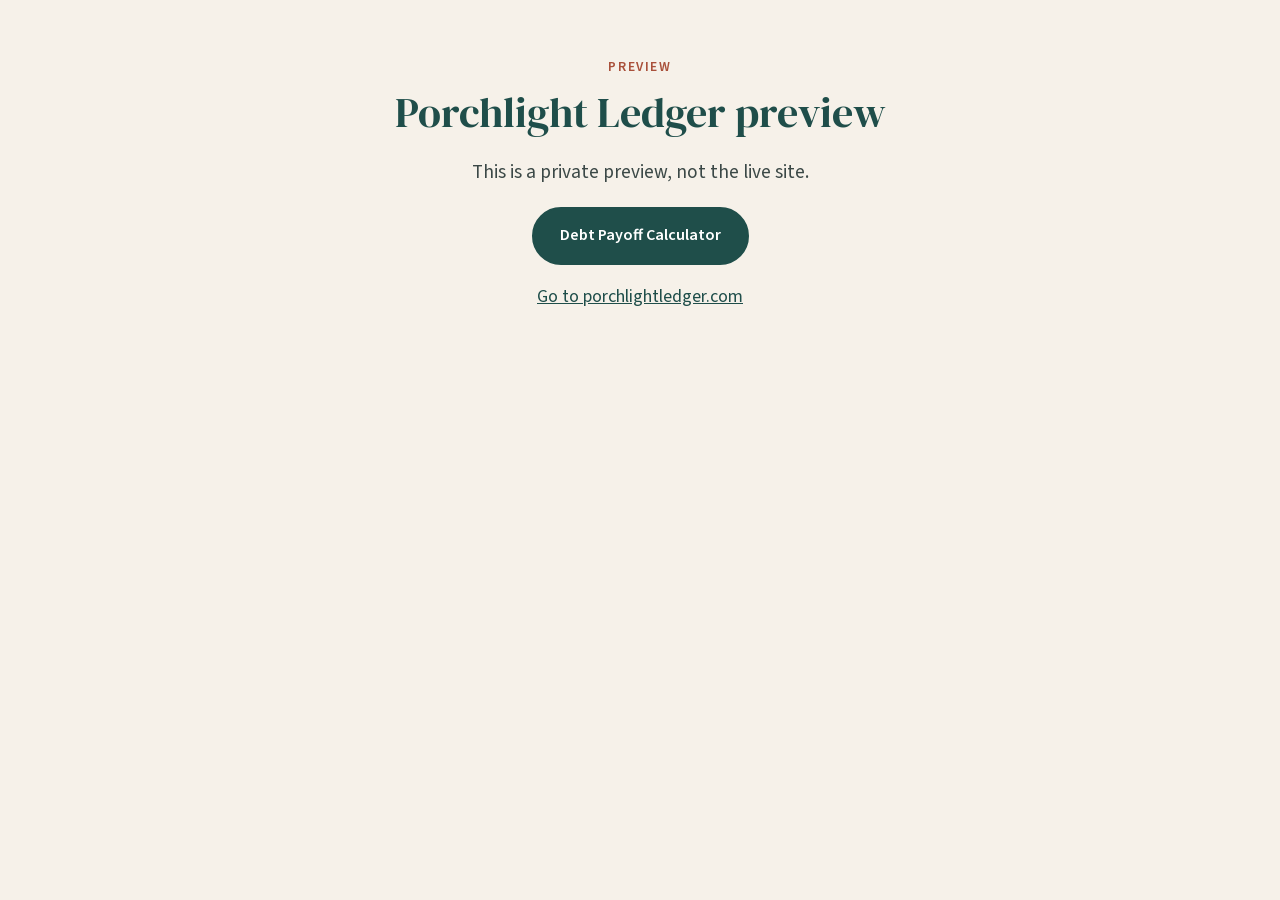
<file: index.html>
<!doctype html>
<html lang="en"><head><meta charset="utf-8"><meta name="viewport" content="width=device-width, initial-scale=1"><meta name="robots" content="noindex, nofollow">
<title>Preview | Porchlight Ledger</title><link rel="icon" href="favicon.svg" type="image/svg+xml"><link rel="stylesheet" href="styles.css"></head>
<body><main class="legal"><div class="wrap narrow center"><p class="eyebrow">Preview</p><h1>Porchlight Ledger preview</h1><p class="lead">This is a private preview, not the live site.</p>
<p><a class="btn" href="debt-planner/">Debt Payoff Calculator</a></p><p><a href="https://porchlightledger.com/">Go to porchlightledger.com</a></p></div></main></body></html>
</file>
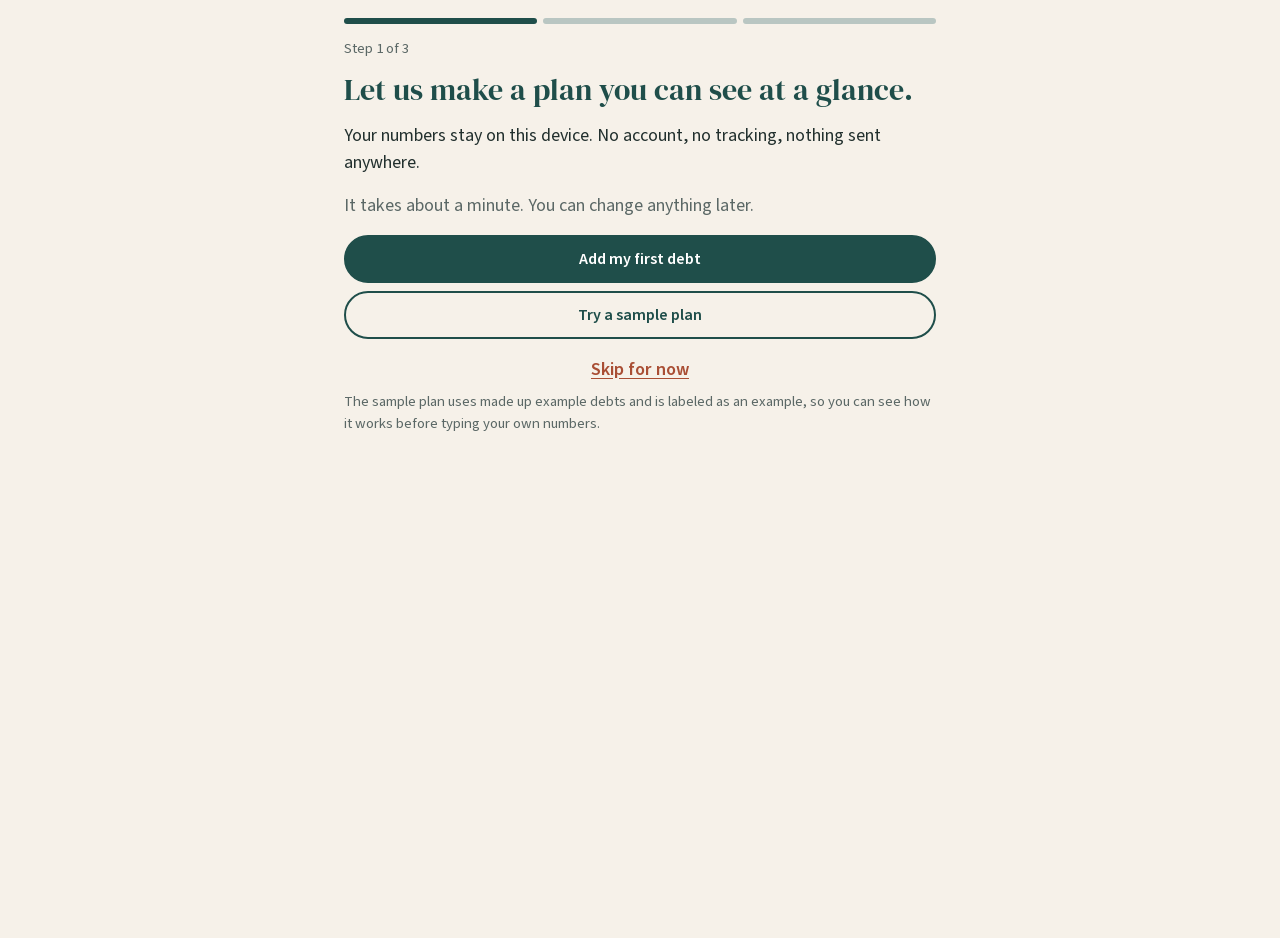
<file: a-4183af5dc085afffcd5caa2e/index.html>
<!doctype html>
<html lang="en">
<head>
<meta charset="utf-8">
<meta name="viewport" content="width=device-width, initial-scale=1, viewport-fit=cover">
<meta name="robots" content="noindex,nofollow">
<meta name="referrer" content="no-referrer">
<title>Porchlight Ledger Debt Planner</title>
<meta name="description" content="A private debt payoff planner that works offline. Your numbers stay on this device.">
<meta name="theme-color" content="#1F4E4A">
<link rel="manifest" href="manifest.webmanifest">
<link rel="icon" href="icons/favicon.svg" type="image/svg+xml">
<link rel="icon" href="icons/icon-32.png" sizes="32x32" type="image/png">
<link rel="apple-touch-icon" href="apple-touch-icon.png">
<meta name="apple-mobile-web-app-capable" content="yes">
<meta name="mobile-web-app-capable" content="yes">
<meta name="apple-mobile-web-app-status-bar-style" content="default">
<meta name="apple-mobile-web-app-title" content="Ledger">
<link rel="preload" href="fonts/dm-serif-display.woff2" as="font" type="font/woff2" crossorigin>
<link rel="preload" href="fonts/source-sans-400.woff2" as="font" type="font/woff2" crossorigin>
<link rel="stylesheet" href="app.css">
</head>
<body>
<a class="skip" href="#main">Skip to content</a>
<header class="app-header">
  <div class="wrap">
    <h1 class="brand"><img src="icons/favicon.svg" alt="" width="30" height="30"><span>Porchlight Ledger<br><span class="sub small muted" style="font-family:'Source Sans Pro',system-ui,sans-serif">Debt Planner</span></span></h1>
    <p id="saved-pill" class="saved-pill" style="margin:0"><svg viewBox="0 0 24 24" aria-hidden="true" fill="none" stroke="currentColor" stroke-width="2.4" stroke-linecap="round" stroke-linejoin="round"><rect x="5" y="11" width="14" height="9" rx="2"/><path d="M8 11V8a4 4 0 0 1 8 0v3"/></svg><span id="saved-pill-text">Saved on this device only</span></p>
  </div>
</header>

<main id="main">
  <noscript><div class="wrap"><p class="notice">This app needs JavaScript. Nothing is sent anywhere.</p></div></noscript>

  <section id="view-dashboard" class="view" tabindex="-1" aria-labelledby="h-dash">
    <div class="wrap">
      <h2 id="h-dash" class="sr">Dashboard</h2>
      <div id="dash"></div>
    </div>
  </section>

  <section id="view-debts" class="view" tabindex="-1" aria-labelledby="h-debts" hidden>
    <div class="wrap">
      <h2 id="h-debts">Your debts</h2>
      <div id="debts"></div>
    </div>
  </section>

  <section id="view-plan" class="view" tabindex="-1" aria-labelledby="h-plan" hidden>
    <div class="wrap">
      <div class="print-only"><h1>Porchlight Ledger Debt Plan</h1><p id="print-date"></p></div>
      <h2 id="h-plan">Your plan</h2>
      <div id="plan"></div>
    </div>
  </section>

  <section id="view-more" class="view" tabindex="-1" aria-labelledby="h-more" hidden>
    <div class="wrap">
      <h2 id="h-more">More</h2>
      <div id="more"></div>
    </div>
  </section>

  <div class="wrap foot">
    <p class="disclaimer">Educational tool, not financial advice.</p>
    <p>Estimates only. Your lender's statement is the final word.</p>
    <p class="print-only">Printed from Porchlight Ledger Debt Planner.</p>
  </div>
</main>

<nav class="tabbar" aria-label="Sections">
  <ul>
    <li><a href="#dashboard-b" data-tab="dashboard"><svg viewBox="0 0 24 24" aria-hidden="true" fill="none" stroke="currentColor" stroke-width="2" stroke-linecap="round" stroke-linejoin="round"><path d="M3 11l9-7 9 7"/><path d="M5 10v10h14V10"/></svg>Dashboard</a></li>
    <li><a href="#debts" data-tab="debts"><svg viewBox="0 0 24 24" aria-hidden="true" fill="none" stroke="currentColor" stroke-width="2" stroke-linecap="round" stroke-linejoin="round"><path d="M8 6h12M8 12h12M8 18h12"/><path d="M4 6h.01M4 12h.01M4 18h.01"/></svg>Debts</a></li>
    <li><a href="#plan" data-tab="plan"><svg viewBox="0 0 24 24" aria-hidden="true" fill="none" stroke="currentColor" stroke-width="2" stroke-linecap="round" stroke-linejoin="round"><path d="M4 4v16h16"/><path d="M7 15l4-5 3 3 5-7"/></svg>Plan</a></li>
    <li><a href="#more" data-tab="more"><svg viewBox="0 0 24 24" aria-hidden="true" fill="none" stroke="currentColor" stroke-width="2" stroke-linecap="round" stroke-linejoin="round"><circle cx="5" cy="12" r="1"/><circle cx="12" cy="12" r="1"/><circle cx="19" cy="12" r="1"/></svg>More</a></li>
  </ul>
</nav>

<div id="toast" class="toast" role="status" aria-live="polite" hidden><span id="toast-text"></span><button type="button" id="toast-undo" hidden>Undo</button></div>

<!-- Add or edit a debt -->
<dialog id="dlg-debt" aria-labelledby="dlg-debt-title">
  <form id="form-debt" novalidate>
    <h2 id="dlg-debt-title">Add a debt</h2>
    <p class="muted small">Use the numbers on your latest statement. Close is fine, you can fix it later.</p>
    <div class="field"><label for="f-name">Name</label><div class="input"><input id="f-name" type="text" maxlength="40" autocomplete="off" placeholder="e.g. Credit card" aria-describedby="f-name-err"></div><p class="err" id="f-name-err" hidden></p></div>
    <div class="field"><label for="f-balance">Balance</label><div class="input"><span aria-hidden="true">$</span><input id="f-balance" type="text" inputmode="decimal" autocomplete="off" aria-describedby="f-balance-err"></div><p class="err" id="f-balance-err" hidden></p></div>
    <div class="two">
      <div class="field"><label for="f-apr">APR</label><div class="input"><input id="f-apr" type="text" inputmode="decimal" autocomplete="off" aria-describedby="f-apr-hint f-apr-err"><span aria-hidden="true">%</span></div><p class="hint" id="f-apr-hint">The yearly interest rate on your statement.</p><p class="err" id="f-apr-err" hidden></p></div>
      <div class="field"><label for="f-min">Minimum payment</label><div class="input"><span aria-hidden="true">$</span><input id="f-min" type="text" inputmode="decimal" autocomplete="off" aria-describedby="f-min-err"></div><p class="err" id="f-min-err" hidden></p></div>
    </div>
    <label class="check"><input id="f-excluded" type="checkbox"><span>Leave this debt out of the payoff plan. Good for something like a 0% loan you will just pay the minimum on.</span></label>
    <div class="dlg-actions"><button type="button" class="btn btn-ghost" data-close>Cancel</button><button type="submit" class="btn" id="f-save">Save debt</button></div>
  </form>
</dialog>

<!-- Log a payment / update balance -->
<dialog id="dlg-log" aria-labelledby="dlg-log-title">
  <form id="form-log" novalidate>
    <h2 id="dlg-log-title">Log a payment</h2>
    <p class="muted small">Short this month? That is okay. Log what you could pay and the plan updates.</p>
    <div class="field"><label for="l-debt">Debt</label><div class="input"><select id="l-debt"></select></div></div>
    <fieldset>
      <legend>What do you want to record?</legend>
      <label class="choice"><input type="radio" name="l-mode" value="payment" checked><span><strong>I made a payment</strong><br><span class="small muted">Enter the amount. It comes off the balance.</span></span></label>
      <label class="choice"><input type="radio" name="l-mode" value="balance"><span><strong>Update the balance</strong><br><span class="small muted">Enter what the statement says you owe now.</span></span></label>
    </fieldset>
    <div class="two">
      <div class="field"><label for="l-value" id="l-value-label">Payment amount</label><div class="input"><span aria-hidden="true">$</span><input id="l-value" type="text" inputmode="decimal" autocomplete="off" aria-describedby="l-value-err"></div><p class="err" id="l-value-err" hidden></p></div>
      <div class="field"><label for="l-date">Date</label><div class="input"><input id="l-date" type="date" aria-describedby="l-date-err"></div><p class="err" id="l-date-err" hidden></p></div>
    </div>
    <p class="hint" id="l-current"></p>
    <div class="dlg-actions"><button type="button" class="btn btn-ghost" data-close>Cancel</button><button type="submit" class="btn btn-warm">Save</button></div>
  </form>
</dialog>

<!-- Confirm -->
<dialog id="dlg-confirm" aria-labelledby="dlg-confirm-title">
  <div class="dlg-body">
    <h2 id="dlg-confirm-title">Are you sure?</h2>
    <p id="dlg-confirm-text"></p>
    <div class="dlg-actions"><button type="button" class="btn btn-ghost" data-close>Cancel</button><button type="button" class="btn btn-warm" id="dlg-confirm-ok">OK</button></div>
  </div>
</dialog>

<!-- First run -->
<div id="onboarding" class="onb" role="dialog" aria-modal="true" aria-labelledby="onb-title" hidden>
  <div class="wrap" id="onb-body"></div>
</div>

<input type="file" id="file-import" accept=".json,.csv,application/json,text/csv" hidden tabindex="-1">

<script src="payoff.js"></script>
<script src="progress.js"></script>
<script src="store.js"></script>
<script src="plan.js"></script>
<script src="config.js"></script>
<script src="vault.js"></script>
<script src="sync-core.js"></script>
<script src="sync.js"></script>
<script src="app.js"></script>
</body>
</html>
</file>
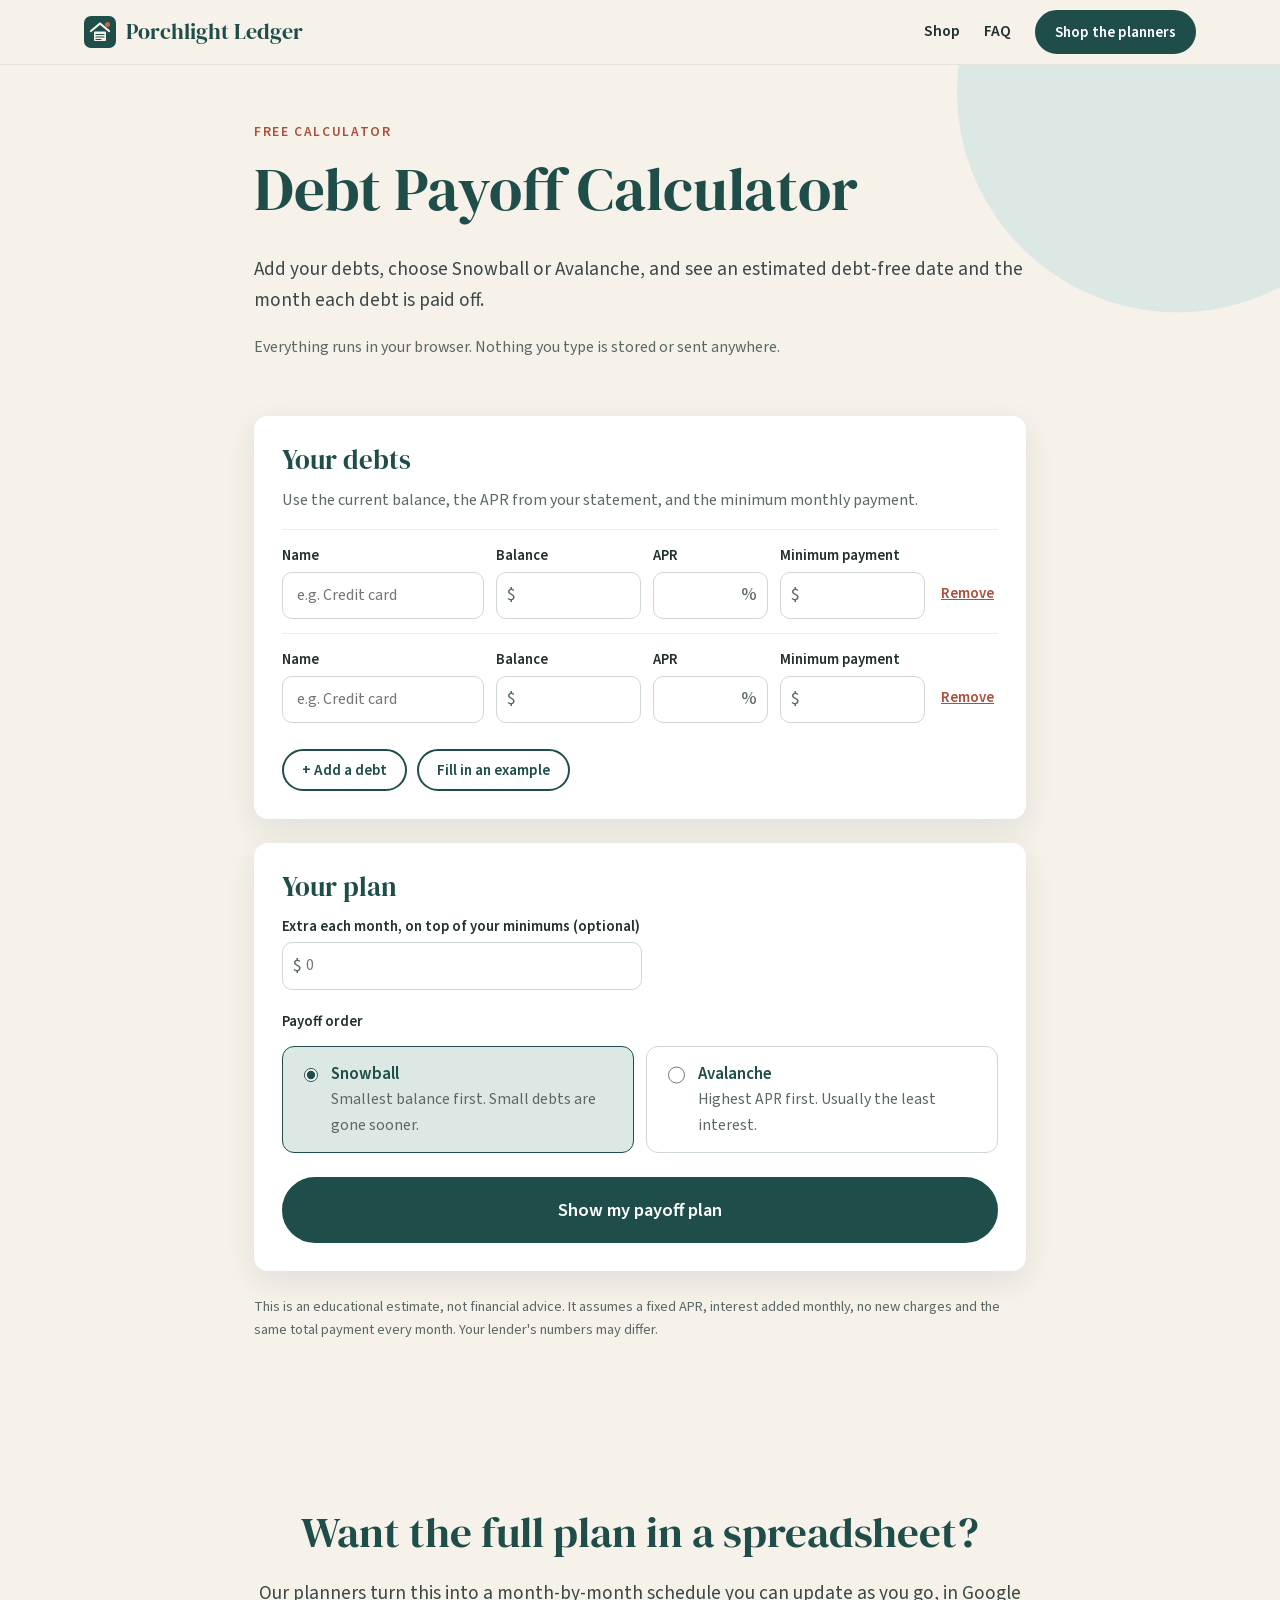
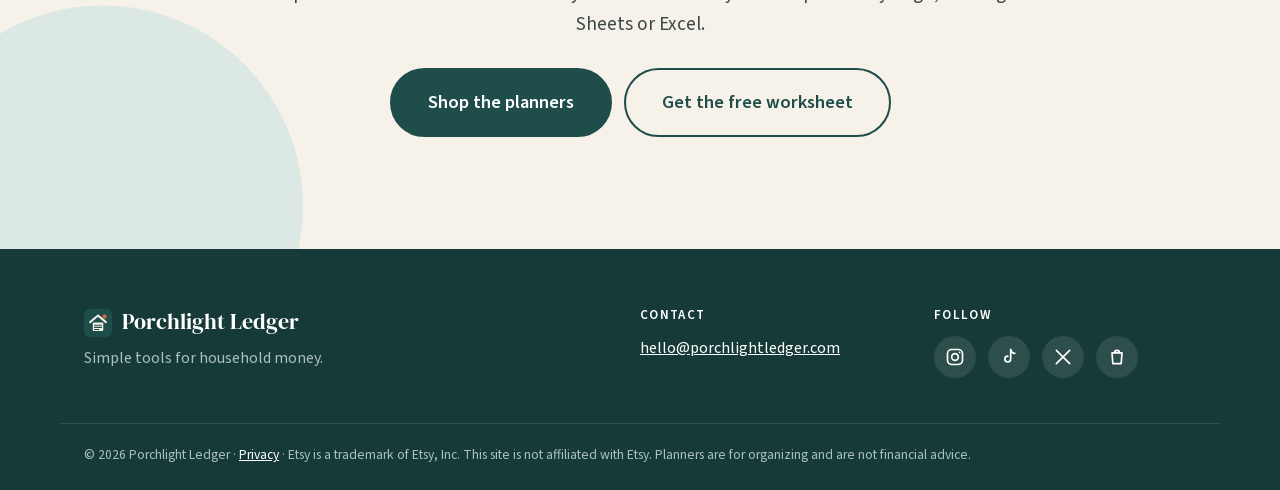
<file: debt-planner/index.html>
<!doctype html>
<html lang="en">
<head>
<meta charset="utf-8">
<meta name="viewport" content="width=device-width, initial-scale=1">
<meta name="robots" content="noindex, nofollow">
<title>Free Debt Payoff Calculator: Snowball or Avalanche | Porchlight Ledger</title>
<meta name="description" content="Add your debts, pick Snowball or Avalanche, and see an estimated debt-free date, interest saved and the month each debt is paid off. Runs in your browser; nothing is stored or sent.">
<meta name="theme-color" content="#1F4E4A">
<link rel="icon" href="../favicon.svg" type="image/svg+xml">
<link rel="icon" href="../favicon.ico" sizes="32x32">
<link rel="apple-touch-icon" href="../apple-touch-icon.png">
<meta property="og:type" content="website">
<meta property="og:site_name" content="Porchlight Ledger">
<meta property="og:title" content="Free Debt Payoff Calculator | Porchlight Ledger">
<meta property="og:description" content="See an estimated debt-free date with the Snowball or Avalanche method. Runs in your browser; nothing is stored or sent.">
<meta property="og:image" content="https://porchlightledger.com/img/og-image.jpg">
<meta name="twitter:card" content="summary_large_image">
<link rel="preload" href="../fonts/dm-serif-display.woff" as="font" type="font/woff" crossorigin>
<link rel="stylesheet" href="../styles.css">
<link rel="stylesheet" href="planner.css">
</head>
<body>
<a class="skip" href="#main">Skip to content</a>
<header class="site-header">
  <div class="wrap nav">
    <a class="brand" href="../" aria-label="Porchlight Ledger home"><img src="../favicon.svg" alt="" width="32" height="32"> Porchlight Ledger</a>
    <nav aria-label="Main">
      <a href="../#shop">Shop</a>
      <a href="../#faq">FAQ</a>
      <a class="btn btn-small" href="https://www.etsy.com/shop/PorchlightLedger" target="_blank" rel="noopener">Shop the planners</a>
    </nav>
  </div>
</header>

<main id="main">
<section class="dp-hero">
  <div class="wrap narrow">
    <p class="eyebrow">Free calculator</p>
    <h1>Debt Payoff Calculator</h1>
    <p class="lead">Add your debts, choose Snowball or Avalanche, and see an estimated debt-free date and the month each debt is paid off.</p>
    <p class="muted dp-privacy">Everything runs in your browser. Nothing you type is stored or sent anywhere.</p>
  </div>
</section>

<section class="dp-tool">
  <div class="wrap narrow">
    <form id="dp-form" novalidate>
      <fieldset class="dp-card">
        <legend><h2>Your debts</h2></legend>
        <p class="muted dp-help">Use the current balance, the APR from your statement, and the minimum monthly payment.</p>
        <div id="dp-errors" class="dp-errors" role="alert" tabindex="-1" hidden></div>
        <div id="dp-rows"></div>
        <div class="dp-row-actions">
          <button type="button" class="btn btn-ghost btn-small" id="dp-add">+ Add a debt</button>
          <button type="button" class="btn btn-ghost btn-small" id="dp-example">Fill in an example</button>
        </div>
      </fieldset>

      <fieldset class="dp-card">
        <legend><h2>Your plan</h2></legend>
        <div class="dp-field dp-extra">
          <label for="dp-extra">Extra each month, on top of your minimums (optional)</label>
          <div class="dp-money"><span aria-hidden="true">$</span><input id="dp-extra" name="extra" type="number" inputmode="decimal" min="0" step="0.01" placeholder="0"></div>
          <p class="dp-err" id="dp-extra-err" hidden></p>
        </div>
        <div class="dp-methods" role="radiogroup" aria-labelledby="dp-method-label">
          <p id="dp-method-label" class="dp-label">Payoff order</p>
          <label class="dp-method"><input type="radio" name="method" value="snowball" checked> <span><strong>Snowball</strong><br>Smallest balance first. Small debts are gone sooner.</span></label>
          <label class="dp-method"><input type="radio" name="method" value="avalanche"> <span><strong>Avalanche</strong><br>Highest APR first. Usually the least interest.</span></label>
        </div>
        <button type="submit" class="btn btn-big dp-submit">Show my payoff plan</button>
      </fieldset>
    </form>

    <div id="dp-results" class="dp-results" aria-live="polite" tabindex="-1"></div>
    <p class="fine-print">This is an educational estimate, not financial advice. It assumes a fixed APR, interest added monthly, no new charges and the same total payment every month. Your lender's numbers may differ.</p>
  </div>
</section>

<section class="final">
  <div class="wrap narrow center">
    <h2>Want the full plan in a spreadsheet?</h2>
    <p class="lead">Our planners turn this into a month-by-month schedule you can update as you go, in Google Sheets or Excel.</p>
    <div class="cta-row dp-cta">
      <a class="btn btn-big" href="https://www.etsy.com/shop/PorchlightLedger" target="_blank" rel="noopener">Shop the planners</a>
      <a class="btn btn-ghost btn-big" href="https://porchlight-ledger.kit.com/16208810d1" target="_blank" rel="noopener">Get the free worksheet</a>
    </div>
  </div>
</section>
</main>

<footer class="site-footer">
  <div class="wrap foot-grid">
    <div>
      <p class="brand"><img src="../favicon.svg" alt="" width="28" height="28"> Porchlight Ledger</p>
      <p class="muted-light">Simple tools for household money.</p>
    </div>
    <div>
      <p class="foot-h">Contact</p>
      <p><a href="mailto:hello@porchlightledger.com">hello@porchlightledger.com</a></p>
    </div>
    <div>
      <p class="foot-h">Follow</p>
      <ul class="social">
        <li><a href="https://www.instagram.com/porchlightledger/" target="_blank" rel="noopener" aria-label="Instagram"><svg viewBox="0 0 24 24" aria-hidden="true"><rect x="3" y="3" width="18" height="18" rx="5"/><circle cx="12" cy="12" r="4"/><circle cx="17.5" cy="6.5" r="1" class="fill"/></svg></a></li>
        <li><a href="https://www.tiktok.com/@joshuawildman4" target="_blank" rel="noopener" aria-label="TikTok"><svg viewBox="0 0 24 24" aria-hidden="true"><path d="M14 3v11.5a3.5 3.5 0 1 1-3.5-3.5"/><path d="M14 3c.5 2.8 2.4 4.5 5 4.7"/></svg></a></li>
        <li><a href="https://x.com/JoshuaWildman7" target="_blank" rel="noopener" aria-label="X"><svg viewBox="0 0 24 24" aria-hidden="true"><path d="M4 4l16 16M20 4L4 20"/></svg></a></li>
        <li><a href="https://www.etsy.com/shop/PorchlightLedger" target="_blank" rel="noopener" aria-label="Etsy shop"><svg viewBox="0 0 24 24" aria-hidden="true"><path d="M6 7h12l-1 13H7z"/><path d="M9 7a3 3 0 0 1 6 0"/></svg></a></li>
      </ul>
    </div>
  </div>
  <div class="wrap foot-bottom">
    <p>© 2026 Porchlight Ledger · <a href="../privacy.html">Privacy</a> · Etsy is a trademark of Etsy, Inc. This site is not affiliated with Etsy. Planners are for organizing and are not financial advice.</p>
  </div>
</footer>
<script src="payoff.js"></script>
<script src="planner.js"></script>
</body>
</html>
</file>
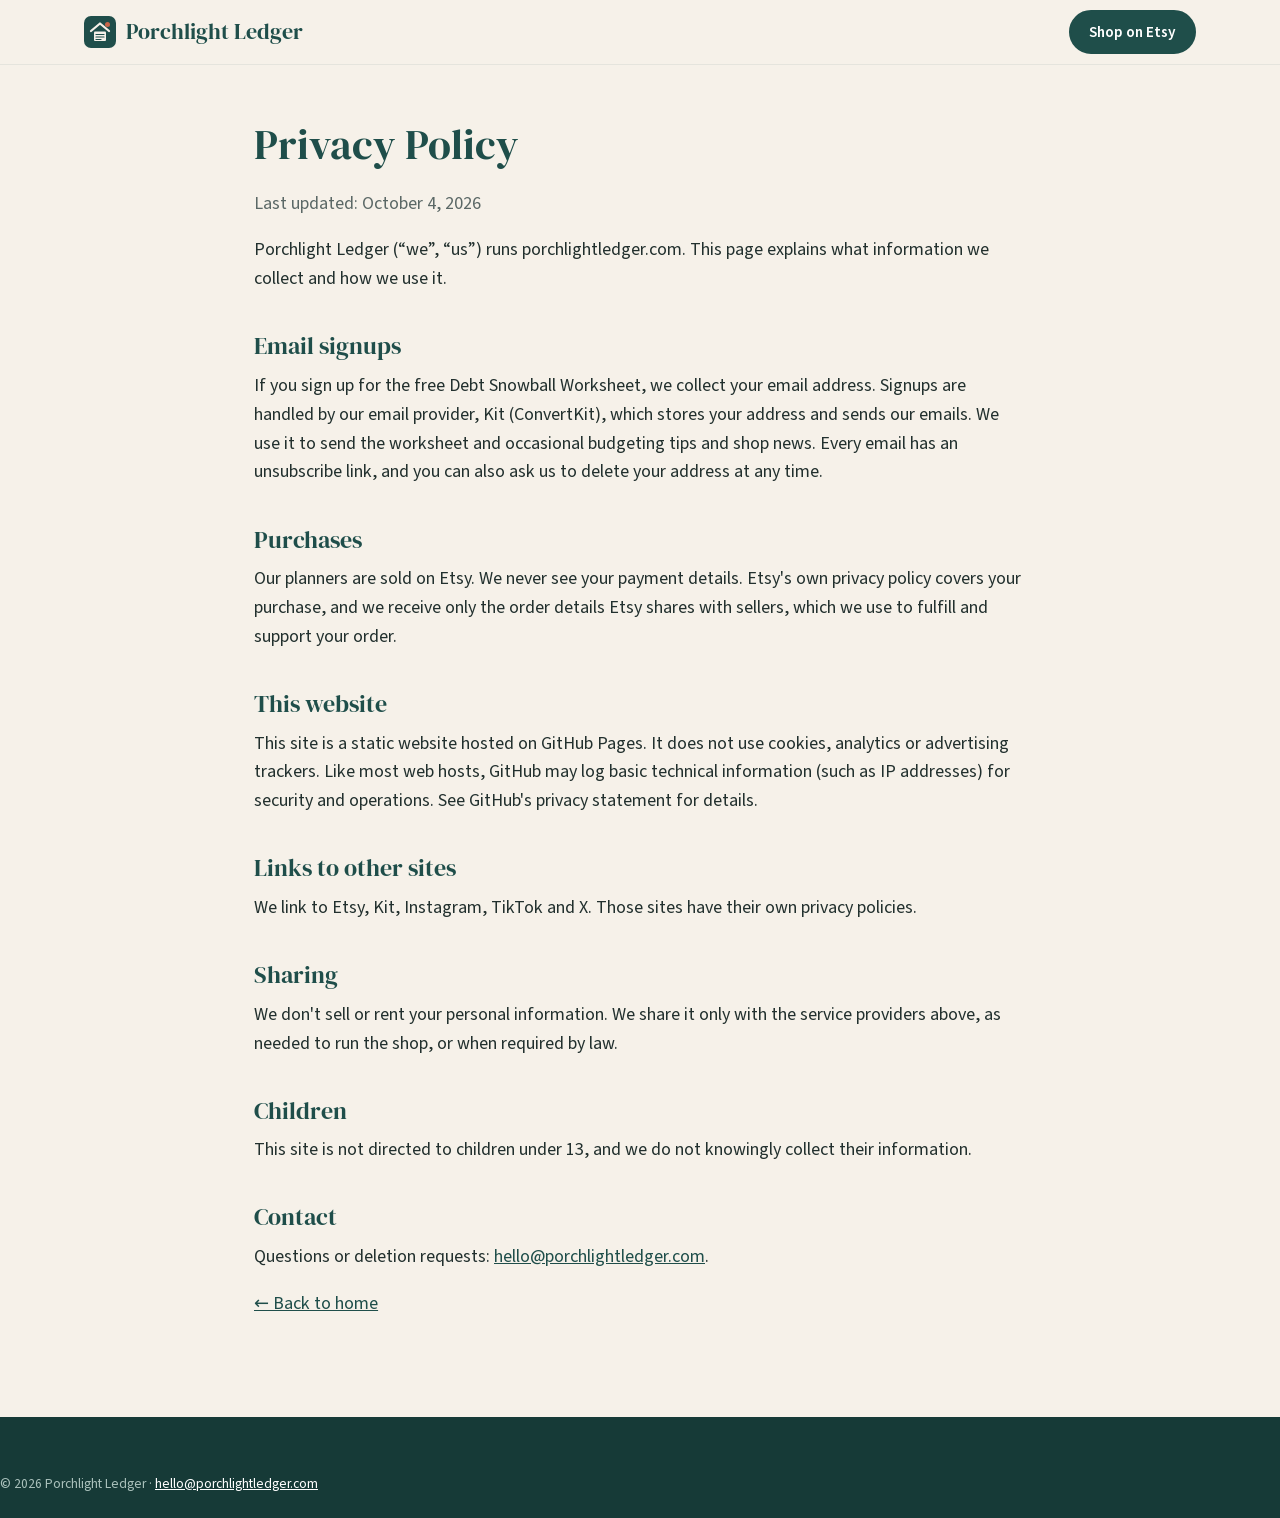
<file: privacy.html>
<!doctype html>
<html lang="en">
<head>
<meta charset="utf-8">
<meta name="robots" content="noindex, nofollow">
<meta name="viewport" content="width=device-width, initial-scale=1">
<title>Privacy Policy | Porchlight Ledger</title>
<meta name="description" content="How Porchlight Ledger handles your information.">
<link rel="canonical" href="https://porchlightledger.com/privacy.html">
<meta name="theme-color" content="#1F4E4A">
<link rel="icon" href="favicon.svg" type="image/svg+xml">
<link rel="icon" href="favicon.ico" sizes="32x32">
<meta property="og:type" content="website">
<meta property="og:title" content="Privacy Policy | Porchlight Ledger">
<meta property="og:url" content="https://porchlightledger.com/privacy.html">
<meta property="og:image" content="https://porchlightledger.com/img/og-image.jpg">
<meta name="twitter:card" content="summary_large_image">
<link rel="stylesheet" href="styles.css">
</head>
<body>
<header class="site-header"><div class="wrap nav"><a class="brand" href="./"><img src="favicon.svg" alt="" width="32" height="32"> Porchlight Ledger</a><nav><a class="btn btn-small" href="https://www.etsy.com/shop/PorchlightLedger" target="_blank" rel="noopener">Shop on Etsy</a></nav></div></header>
<main class="legal"><div class="wrap narrow">
<h1>Privacy Policy</h1>
<p class="muted">Last updated: October 4, 2026</p>
<p>Porchlight Ledger (“we”, “us”) runs porchlightledger.com. This page explains what information we collect and how we use it.</p>
<h2>Email signups</h2>
<p>If you sign up for the free Debt Snowball Worksheet, we collect your email address. Signups are handled by our email provider, Kit (ConvertKit), which stores your address and sends our emails. We use it to send the worksheet and occasional budgeting tips and shop news. Every email has an unsubscribe link, and you can also ask us to delete your address at any time.</p>
<h2>Purchases</h2>
<p>Our planners are sold on Etsy. We never see your payment details. Etsy's own privacy policy covers your purchase, and we receive only the order details Etsy shares with sellers, which we use to fulfill and support your order.</p>
<h2>This website</h2>
<p>This site is a static website hosted on GitHub Pages. It does not use cookies, analytics or advertising trackers. Like most web hosts, GitHub may log basic technical information (such as IP addresses) for security and operations. See GitHub's privacy statement for details.</p>
<h2>Links to other sites</h2>
<p>We link to Etsy, Kit, Instagram, TikTok and X. Those sites have their own privacy policies.</p>
<h2>Sharing</h2>
<p>We don't sell or rent your personal information. We share it only with the service providers above, as needed to run the shop, or when required by law.</p>
<h2>Children</h2>
<p>This site is not directed to children under 13, and we do not knowingly collect their information.</p>
<h2>Contact</h2>
<p>Questions or deletion requests: <a href="mailto:hello@porchlightledger.com">hello@porchlightledger.com</a>.</p>
<p><a href="./">← Back to home</a></p>
</div></main>
<footer class="site-footer"><div class="wrap foot-bottom" style="border:0;margin:0;padding:0"><p>© 2026 Porchlight Ledger · <a href="mailto:hello@porchlightledger.com">hello@porchlightledger.com</a></p></div></footer>
</body>
</html>
</file>
<file: styles.css>
@font-face{font-family:"DM Serif Display";src:url(fonts/dm-serif-display.woff) format("woff");font-display:swap}
@font-face{font-family:"Source Sans Pro";src:url(fonts/source-sans-400.woff) format("woff");font-weight:400;font-display:swap}
@font-face{font-family:"Source Sans Pro";src:url(fonts/source-sans-600.woff) format("woff");font-weight:600;font-display:swap}
:root{--teal:#1F4E4A;--teal-d:#163a37;--sage:#DCE8E3;--sand:#F6F1E9;--terra:#C8664B;--terra-d:#ad5239;--terra-text:#A9503A;--ink:#22302e;--muted:#5b6866;--white:#fff;--r:14px;--shadow:0 10px 30px rgba(31,78,74,.10)}
*{box-sizing:border-box}
html{scroll-behavior:smooth;scroll-padding-top:72px}
body{margin:0;font:400 18px/1.6 "Source Sans Pro",system-ui,-apple-system,"Segoe UI",Arial,sans-serif;color:var(--ink);background:var(--sand)}
img{max-width:100%;height:auto;display:block}
a{color:var(--teal)}
h1,h2,h3,h4{font-family:"DM Serif Display",Georgia,serif;font-weight:400;color:var(--teal);line-height:1.15;margin:0 0 .5em}
h1{font-size:clamp(2.4rem,5.5vw,3.8rem)}
h2{font-size:clamp(1.9rem,4vw,2.7rem)}
h3{font-size:1.35rem}
p{margin:0 0 1em}
.wrap{max-width:1160px;margin:0 auto;padding:0 24px}
.narrow{max-width:820px}
.center{text-align:center}
.muted{color:var(--muted)}
section{padding:88px 0}
.skip{position:absolute;left:-999px}.skip:focus{left:16px;top:16px;background:#fff;padding:8px 12px;z-index:99}
.sr{position:absolute;width:1px;height:1px;overflow:hidden;clip:rect(0 0 0 0)}
.eyebrow{font-weight:600;letter-spacing:.12em;text-transform:uppercase;color:var(--terra-text);font-size:.85rem;margin-bottom:.8em}
.eyebrow.light{color:#f3c7b8}
.lead{font-size:1.2rem;color:#3b4846}
.section-lead{font-size:1.15rem;color:var(--muted);max-width:640px;margin-bottom:40px}
/* buttons */
.btn{display:inline-block;background:var(--teal);color:#fff;text-decoration:none;font-weight:600;padding:14px 26px;border-radius:999px;border:2px solid var(--teal);transition:background .2s,transform .2s;cursor:pointer;font-size:1rem;font-family:inherit}
.btn:hover{background:var(--teal-d);transform:translateY(-1px)}
.btn:focus-visible,input:focus-visible,a:focus-visible{outline:3px solid var(--terra);outline-offset:2px}
.btn-ghost{background:transparent;color:var(--teal)}
.btn-ghost:hover{background:var(--sage)}
.btn-warm{background:var(--terra);border-color:var(--terra)}
.btn-warm:hover{background:var(--terra-d)}
.btn-small{padding:8px 18px;font-size:.95rem}
.btn-big{padding:18px 36px;font-size:1.15rem}
/* header */
.site-header{position:sticky;top:0;z-index:10;background:rgba(246,241,233,.94);backdrop-filter:blur(8px);border-bottom:1px solid rgba(31,78,74,.08)}
.nav{display:flex;align-items:center;justify-content:space-between;height:64px}
.brand{display:flex;align-items:center;gap:10px;font-family:"DM Serif Display",Georgia,serif;font-size:1.35rem;color:var(--teal);text-decoration:none;margin:0}
nav{display:flex;align-items:center;gap:24px}
nav a:not(.btn){text-decoration:none;font-weight:600;font-size:.98rem;color:var(--ink)}
nav a:not(.btn):hover{color:var(--terra)}
/* hero */
.hero{padding:72px 0 88px;background:radial-gradient(circle at 92% 8%,var(--sage) 0 260px,transparent 261px)}
.hero-grid{display:grid;grid-template-columns:1.05fr 1fr;gap:56px;align-items:center}
.hero-img{border-radius:var(--r);box-shadow:var(--shadow)}
.cta-row{display:flex;flex-wrap:wrap;gap:12px;margin:28px 0 24px}
.ticks{list-style:none;padding:0;margin:0;display:flex;flex-wrap:wrap;gap:8px 22px;color:var(--muted);font-size:1rem}
.ticks li::before{content:"✓";color:var(--terra);font-weight:600;margin-right:6px}
/* problem */
.problem{background:#fff}
.problem .lead{max-width:700px}
.pain-grid{display:grid;grid-template-columns:repeat(3,1fr);gap:20px;margin:36px 0}
.pain{background:var(--sand);border-radius:var(--r);padding:24px;border-top:4px solid var(--terra)}
.pain h3{font-size:1.2rem}
.pain p{margin:0;color:var(--muted);font-size:1rem}
.bridge{font-family:"DM Serif Display",Georgia,serif;font-size:1.45rem;color:var(--teal);margin:0}
/* product cards */
.grid{display:grid;grid-template-columns:repeat(3,1fr);gap:28px}
.card{background:#fff;border-radius:var(--r);overflow:hidden;box-shadow:var(--shadow);display:flex;flex-direction:column;transition:transform .2s}
.card:hover{transform:translateY(-3px)}
.card img{aspect-ratio:4/3;object-fit:cover;width:100%}
.card-body{padding:20px 22px 22px;display:flex;flex-direction:column;flex:1}
.card-body p{color:var(--muted);font-size:1rem;flex:1}
.card-foot{display:flex;align-items:center;justify-content:space-between;gap:12px}
.price{font-weight:600;color:var(--terra-text);font-size:1.2rem}
.price.big{font-size:2.2rem;font-family:"DM Serif Display",Georgia,serif}
.more-title{margin:64px 0 20px;font-size:1.6rem}
.mini-grid{display:grid;grid-template-columns:repeat(4,1fr);gap:18px}
.mini{background:#fff;border-radius:12px;overflow:hidden;text-decoration:none;color:var(--ink);display:grid;grid-template-columns:1fr auto;align-items:center;gap:4px 10px;padding-bottom:14px;box-shadow:0 4px 14px rgba(31,78,74,.07)}
.mini img{grid-column:1/-1;aspect-ratio:4/3;object-fit:cover;width:100%;margin-bottom:8px}
.mini-name{padding-left:14px;font-weight:600;font-size:.95rem;line-height:1.3}
.mini .price{padding-right:14px;font-size:1rem}
.mini:hover .mini-name{color:var(--terra)}
/* bundle */
.bundle{background:var(--sage)}
.bundle-grid{display:grid;grid-template-columns:1fr 1fr;gap:56px;align-items:center}
.bundle img{border-radius:var(--r);box-shadow:var(--shadow);border:6px solid #fff}
.badge{display:inline-block;background:var(--terra-text);color:#fff;font-weight:600;font-size:.85rem;letter-spacing:.08em;text-transform:uppercase;padding:6px 14px;border-radius:999px}
.bundle .ticks{flex-direction:column;margin:0 0 20px;color:var(--ink)}
.bundle-price{display:flex;align-items:baseline;gap:14px;margin-bottom:20px}
.save{font-weight:600;color:var(--teal);background:#fff;padding:4px 12px;border-radius:999px;font-size:.95rem}
/* how */
.how h2{text-align:center}
.steps{list-style:none;padding:0;margin:40px 0 24px;display:grid;grid-template-columns:repeat(3,1fr);gap:28px;counter-reset:s}
.steps li{background:#fff;border-radius:var(--r);padding:32px 26px;box-shadow:var(--shadow);text-align:center}
.steps p{color:var(--muted);font-size:1rem;margin:0}
.num{display:inline-grid;place-items:center;width:48px;height:48px;border-radius:50%;background:var(--sage);color:var(--teal);font-family:"DM Serif Display",Georgia,serif;font-size:1.5rem;margin-bottom:14px}
.steps li:nth-child(3) .num{background:#fff3b0}
/* free */
.free{background:var(--teal);color:#e8f0ee}
.free h2{color:#fff}
.free-box{text-align:center}
.signup{display:flex;gap:10px;max-width:560px;margin:28px auto 14px}
.signup input{flex:1;min-width:0;padding:14px 20px;border-radius:999px;border:0;font:inherit;font-size:1rem}
.fine{font-size:.88rem;color:#b9cdc8}
.free a{color:#fff}
/* final */
.final{background:radial-gradient(circle at 8% 90%,var(--sage) 0 200px,transparent 201px)}
.final .lead{margin-bottom:28px}
/* footer */
.site-footer{background:var(--teal-d);color:#d5e2df;padding:56px 0 24px;font-size:1rem}
.site-footer a{color:#fff}
.site-footer .brand{color:#fff;margin-bottom:6px}
.foot-grid{display:grid;grid-template-columns:2fr 1fr 1fr;gap:32px}
.foot-h{font-weight:600;color:#fff;text-transform:uppercase;letter-spacing:.1em;font-size:.82rem;margin-bottom:10px}
.muted-light{color:#a9c0bb}
.social{list-style:none;padding:0;margin:0;display:flex;gap:12px}
.social a{display:grid;place-items:center;width:42px;height:42px;border-radius:50%;background:rgba(255,255,255,.1)}
.social a:hover{background:var(--terra)}
.social svg{width:20px;height:20px;fill:none;stroke:#fff;stroke-width:2;stroke-linecap:round;stroke-linejoin:round}
.social svg .fill{fill:#fff;stroke:none}
.foot-bottom{border-top:1px solid rgba(255,255,255,.12);margin-top:36px;padding-top:20px;font-size:.85rem;color:#a9c0bb}
.foot-bottom p{margin:0}
/* legal page */
.legal{padding:56px 0 80px}
.legal h1{font-size:2.6rem}.legal h2{font-size:1.5rem;margin-top:1.6em}
/* responsive */
@media (max-width:960px){.grid{grid-template-columns:repeat(2,1fr)}.mini-grid{grid-template-columns:repeat(2,1fr)}}
@media (max-width:820px){
 section{padding:64px 0}
 .hero-grid,.bundle-grid{grid-template-columns:1fr;gap:36px}
 .pain-grid,.steps{grid-template-columns:1fr}
 .foot-grid{grid-template-columns:1fr}
 nav a:not(.btn){display:none}
}
@media (max-width:560px){body{font-size:17px}.grid{grid-template-columns:1fr}.signup{flex-direction:column}.signup .btn{width:100%}.brand{font-size:1.15rem}}
@media (prefers-reduced-motion:reduce){html{scroll-behavior:auto}*{transition:none!important}}
/* planner finder */
.fit-grid{display:grid;grid-template-columns:repeat(4,1fr);gap:20px;margin-bottom:32px}
.fit{background:#fff;border-radius:var(--r);padding:24px;box-shadow:var(--shadow);border-top:4px solid var(--teal)}
.fit h3{font-size:1.2rem}
.fit p{color:var(--muted);font-size:1rem}
.fit ul{list-style:none;padding:0;margin:0;font-size:1rem}
.fit li{padding:6px 0;border-top:1px solid #eee;display:flex;justify-content:space-between;gap:8px}
.fit a{font-weight:600;text-decoration:none}.fit a:hover{color:var(--terra)}
.price-inline{color:var(--terra-text);font-weight:600;white-space:nowrap}
/* shop */
.shop{background:#fff}
.shop-group{font-size:1.6rem;margin:48px 0 20px;display:flex;align-items:center;gap:10px}
.shop-group:first-of-type{margin-top:8px}
.count{font-family:"Source Sans Pro",sans-serif;font-size:.9rem;font-weight:600;background:var(--sage);color:var(--teal);border-radius:999px;padding:2px 10px}
.shop .card{background:var(--sand);box-shadow:none;border:1px solid rgba(31,78,74,.1)}
.card-img{position:relative;display:block}
.tag{position:absolute;top:12px;right:12px;background:var(--terra-text);color:#fff;font-weight:600;font-size:.8rem;letter-spacing:.06em;text-transform:uppercase;padding:4px 12px;border-radius:999px}
.card-head{display:flex;justify-content:space-between;align-items:baseline;gap:12px}
.card-head h4{margin-bottom:.35em}
.card-actions{display:flex;flex-wrap:wrap;gap:8px}
.card-actions .btn{flex:1 1 auto;text-align:center}
.btn-disabled,.btn-disabled:hover{background:#e7e3dc;border-color:#e7e3dc;color:#7a7f7d;cursor:not-allowed;transform:none}
@media (max-width:960px){.fit-grid{grid-template-columns:repeat(2,1fr)}}
@media (max-width:560px){.fit-grid{grid-template-columns:1fr}}
.card-wide{grid-column:1/-1;flex-direction:row}
.card-wide .card-img{flex:0 0 46%}
.card-wide .card-img img{height:100%}
.card-wide .card-body{justify-content:center;padding:32px 36px}
.card-wide h4{font-size:1.8rem}
.card-wide .card-body p{flex:0 0 auto;font-size:1.1rem}
.card-wide .card-actions{max-width:460px}
@media (max-width:820px){.card-wide{flex-direction:column}.card-wide h4{font-size:1.35rem}.card-wide .card-body{padding:20px 22px 22px}}

h4{font-size:1.35rem}
.ticks-col{flex-direction:column;margin:0 0 20px;color:var(--ink)}
/* seasonal */
.seasonal{background:#fff;padding:72px 0}
.seasonal-grid{display:grid;grid-template-columns:1fr 1fr;gap:56px;align-items:center}
.seasonal img{border-radius:var(--r);box-shadow:var(--shadow)}
/* included strip */
.included-title{font-size:1.6rem;margin:56px 0 20px}
.included-grid{display:grid;grid-template-columns:repeat(3,1fr);gap:24px;margin-bottom:36px}
.included-grid figure{margin:0}
.included-grid img{border-radius:12px;box-shadow:var(--shadow)}
.included-grid figcaption{display:flex;justify-content:space-between;gap:8px;margin-top:10px;font-size:1rem}
.included-grid figcaption a{font-weight:600;text-decoration:none}
/* faq */
.faq details{background:#fff;border-radius:12px;margin:0 0 12px;box-shadow:0 4px 14px rgba(31,78,74,.06)}
.faq summary{cursor:pointer;padding:18px 22px;font-weight:600;color:var(--teal);list-style:none;position:relative;padding-right:48px}
.faq summary::-webkit-details-marker{display:none}
.faq summary::after{content:"+";position:absolute;right:22px;top:14px;font-size:1.4rem;color:var(--terra-text)}
.faq details[open] summary::after{content:"\2212"}
.faq details p{padding:0 22px 18px;margin:0;color:var(--muted)}
/* free with preview */
.free-grid{display:grid;grid-template-columns:320px 1fr;gap:56px;align-items:center;max-width:980px}
.free-img{border-radius:8px;box-shadow:0 14px 40px rgba(0,0,0,.25);transform:rotate(-2deg);background:#fff}
.free-grid .signup{margin:24px 0 14px}
@media (max-width:820px){.seasonal-grid,.free-grid{grid-template-columns:1fr;gap:32px}.included-grid{grid-template-columns:1fr}.free-img{max-width:260px;margin:0 auto}.free-grid{text-align:center}}
</file>
<file: a-4183af5dc085afffcd5caa2e/app.css>
@font-face{font-family:"DM Serif Display";src:url(fonts/dm-serif-display.woff2) format("woff2"),url(fonts/dm-serif-display.woff) format("woff");font-display:swap}
@font-face{font-family:"Source Sans Pro";src:url(fonts/source-sans-400.woff2) format("woff2"),url(fonts/source-sans-400.woff) format("woff");font-weight:400;font-display:swap}
@font-face{font-family:"Source Sans Pro";src:url(fonts/source-sans-600.woff2) format("woff2"),url(fonts/source-sans-600.woff) format("woff");font-weight:600;font-display:swap}
:root{--teal:#1F4E4A;--teal-d:#163a37;--teal-m:#2F7A72;--sage:#DCE8E3;--tint:#E3EFEC;--sand:#F6F1E9;--terra:#C8664B;--terra-d:#ad5239;--terra-dd:#8f402b;--terra-text:#A94E34;--ink:#22302e;--muted:#5b6866;--line:#b9c6c2;--err:#a3231c;--r:14px;--shadow:0 6px 22px rgba(31,78,74,.10);--tab-h:64px}
*{box-sizing:border-box}
html{-webkit-text-size-adjust:100%}
body{margin:0;font:400 17px/1.5 "Source Sans Pro",system-ui,-apple-system,"Segoe UI",Arial,sans-serif;color:var(--ink);background:var(--sand);padding-bottom:calc(var(--tab-h) + env(safe-area-inset-bottom) + 12px);min-height:100vh}
h1,h2,h3,h4{font-family:"DM Serif Display",Georgia,serif;font-weight:400;color:var(--teal);line-height:1.15;margin:0 0 .45em}
h1{font-size:1.9rem}h2{font-size:1.6rem}h3{font-size:1.25rem}
p{margin:0 0 .9em}
a{color:var(--teal)}
button,input,select{font:inherit}
[hidden]{display:none!important}
.wrap{max-width:640px;margin:0 auto;padding:0 16px}
.muted{color:var(--muted)}
.small{font-size:.92rem}
.nowrap,.amt{white-space:nowrap;font-variant-numeric:tabular-nums}
.sr{position:absolute;width:1px;height:1px;overflow:hidden;clip:rect(0 0 0 0);white-space:nowrap}
.skip{position:absolute;left:-999px;top:8px;background:#fff;padding:10px 14px;z-index:100;border-radius:8px}
.skip:focus{left:8px}
:focus-visible{outline:3px solid var(--terra-text);outline-offset:2px}
.view:focus,.focus-target:focus{outline:none}
/* header */
.app-header{background:var(--sand);border-bottom:1px solid rgba(31,78,74,.12);padding-top:env(safe-area-inset-top)}
.app-header .wrap{display:flex;align-items:center;justify-content:space-between;gap:10px;min-height:56px}
.brand{display:flex;align-items:center;gap:10px;font-family:"DM Serif Display",Georgia,serif;font-size:1.2rem;color:var(--teal);margin:0;line-height:1.1}
.brand img{width:30px;height:30px;flex:none}
.saved-pill{display:inline-flex;align-items:center;gap:6px;background:var(--tint);color:var(--teal);font-weight:600;font-size:.85rem;padding:6px 10px;border-radius:999px;white-space:nowrap}
.saved-pill svg{width:14px;height:14px;flex:none}
.saved-pill.warn{background:#fff1d6;color:#6b4a00}
/* cards and text */
.view{padding:18px 0 8px}
.view>.wrap>h2{margin-top:2px}
.card{background:#fff;border-radius:var(--r);box-shadow:var(--shadow);padding:18px;margin:0 0 16px;min-width:0}
.card h3{margin-bottom:.3em}
.eyebrow{font-weight:600;letter-spacing:.1em;text-transform:uppercase;color:var(--terra-text);font-size:.8rem;margin:0 0 .4em}
.hero{background:var(--tint);box-shadow:none}
.hero .big{font-family:"DM Serif Display",Georgia,serif;font-size:2.3rem;line-height:1.1;color:var(--teal);margin:0 0 .15em}
.notice{background:#fff6dc;border-left:5px solid #b88a14;border-radius:10px;padding:12px 14px;margin:0 0 16px;font-size:1rem}
.notice.info{background:var(--tint);border-left-color:var(--teal-m)}
.notice p:last-child{margin-bottom:0}
.stats{display:grid;grid-template-columns:1fr 1fr;gap:10px;margin:12px 0 4px}
.stats div{background:var(--sand);border-radius:12px;padding:10px 12px;min-width:0}
.stats dt{font-size:.85rem;color:var(--muted);font-weight:600}
.stats dd{margin:2px 0 0;font-family:"DM Serif Display",Georgia,serif;font-size:1.45rem;color:var(--teal);white-space:nowrap}
.stats .wide{grid-column:1/-1}
/* buttons */
.btn{display:inline-flex;align-items:center;justify-content:center;gap:8px;min-height:48px;background:var(--teal);color:#fff;text-decoration:none;font-weight:600;padding:10px 22px;border-radius:999px;border:2px solid var(--teal);cursor:pointer;font-size:1rem;text-align:center;line-height:1.2}
.btn:hover{background:var(--teal-d);border-color:var(--teal-d)}
.btn-warm{background:var(--terra-d);border-color:var(--terra-d)}
.btn-warm:hover{background:var(--terra-dd);border-color:var(--terra-dd)}
.btn-ghost{background:transparent;color:var(--teal)}
.btn-ghost:hover{background:var(--sage);color:var(--teal)}
.btn-small{min-height:44px;padding:8px 16px;font-size:.95rem}
.btn-block{width:100%}
.btn-link{background:none;border:0;color:var(--terra-text);font-weight:600;text-decoration:underline;text-underline-offset:3px;min-height:44px;padding:8px 10px;cursor:pointer}
.btn-link.teal{color:var(--teal)}
.btn:disabled{opacity:.55;cursor:not-allowed}
.row-actions{display:flex;flex-wrap:wrap;gap:8px;margin-top:12px}
/* forms */
.field{margin:0 0 14px;min-width:0}
.field label,.label{display:block;font-weight:600;font-size:.95rem;margin:0 0 4px;color:var(--ink)}
.hint{font-size:.9rem;color:var(--muted);margin:4px 0 0}
.input{display:flex;align-items:center;border:1.5px solid #6f827e;border-radius:10px;background:#fff;padding:0 12px;min-height:48px}
.input:focus-within{border-color:var(--teal);outline:3px solid rgba(31,78,74,.25)}
.input span{color:var(--muted)}
.input input,.input select{border:0;outline:0;font-size:1rem;padding:10px 4px;width:100%;min-width:0;background:transparent;color:var(--ink)}
.input.bad{border-color:var(--err)}
.err{color:var(--err);font-size:.9rem;margin:4px 0 0;font-weight:600}
.two{display:grid;grid-template-columns:1fr 1fr;gap:12px}
.check{display:flex;gap:10px;align-items:flex-start;margin:0 0 14px;min-height:44px}
.check input{width:22px;height:22px;margin-top:2px;accent-color:var(--teal);flex:none}
.choice{display:flex;gap:10px;align-items:flex-start;border:1.5px solid #6f827e;border-radius:12px;padding:12px 14px;margin:0 0 10px;cursor:pointer;min-height:48px}
.choice input{margin-top:4px;accent-color:var(--teal);width:20px;height:20px;flex:none}
.choice strong{color:var(--teal)}
.choice:has(input:checked){border-color:var(--teal);background:var(--tint)}
.choice:has(input:focus-visible){outline:3px solid var(--terra-text);outline-offset:2px}
fieldset{border:0;padding:0;margin:0 0 12px;min-width:0}
legend{padding:0;font-weight:600;margin-bottom:6px}
/* progress */
.bar{height:12px;background:var(--tint);border-radius:999px;overflow:hidden;margin:8px 0 4px}
.bar span{display:block;height:100%;background:var(--teal-m);border-radius:999px}
.bar.terra span{background:var(--terra)}
/* debt cards */
.debt-head{display:flex;justify-content:space-between;align-items:flex-start;gap:10px}
.debt-head h3{margin:0;overflow-wrap:anywhere}
.debt-bal{font-family:"DM Serif Display",Georgia,serif;font-size:1.5rem;color:var(--teal);white-space:nowrap}
.tag{display:inline-block;font-size:.78rem;font-weight:600;letter-spacing:.04em;text-transform:uppercase;border-radius:999px;padding:2px 9px;background:var(--tint);color:var(--teal);margin-left:6px;vertical-align:middle}
.tag.terra{background:#f6e3dc;color:#7d3a26}
.debt.paid{background:var(--tint);box-shadow:none}
.paid-mark{display:flex;gap:8px;align-items:center;font-weight:600;color:var(--teal);margin:6px 0 0}
.paid-mark svg{width:22px;height:22px;flex:none}
details.hist{margin-top:8px}
details.hist summary{cursor:pointer;min-height:44px;display:flex;align-items:center;font-weight:600;color:var(--teal)}
.hist ul{list-style:none;padding:0;margin:0}
.hist li{display:flex;justify-content:space-between;align-items:center;gap:8px;border-top:1px solid #e5ebe9;padding:6px 0;font-size:.95rem}
.list-plain{list-style:none;margin:0;padding:0}
.list-plain>li{border-top:1px solid #e5ebe9;padding:12px 0}
.list-plain>li:first-child{border-top:0}
.split{display:flex;justify-content:space-between;gap:10px;align-items:baseline}
.order-item{display:grid;grid-template-columns:auto 1fr auto;gap:10px;align-items:center}
.order-num{width:30px;height:30px;border-radius:50%;background:var(--teal);color:#fff;display:grid;place-items:center;font-weight:600;font-size:.95rem}
.mv{display:flex;gap:4px}
.mv button{width:44px;height:44px;border-radius:10px;border:1.5px solid #6f827e;background:#fff;color:var(--teal);cursor:pointer;display:grid;place-items:center;padding:0}
.mv button:disabled{opacity:.35;cursor:not-allowed}
.mv svg{width:20px;height:20px}
/* table */
table.cmp{width:100%;border-collapse:collapse;font-size:.98rem}
table.cmp th,table.cmp td{text-align:left;padding:8px 6px;border-top:1px solid #e5ebe9;vertical-align:top}
table.cmp thead th{border-top:0;color:var(--teal)}
table.cmp td.amt,table.cmp th.amt{text-align:right}
/* chart */
.chart{width:100%;height:auto;max-width:560px;display:block;margin:6px auto 0}
.legend{display:flex;flex-wrap:wrap;gap:6px 16px;font-size:.92rem;margin:6px 0 0}
.legend i{display:inline-block;width:22px;height:0;border-top:4px solid var(--teal-m);vertical-align:middle;margin-right:6px}
.legend i.dash{border-top:3px dashed var(--terra-text)}
/* dashboards */
#dash{min-height:80vh}
#debts,#plan,#more{min-height:60vh}
.seg{display:flex;background:var(--tint);border-radius:999px;padding:4px;margin:0 0 16px;gap:4px}
.seg a{flex:1;display:flex;align-items:center;justify-content:center;min-height:44px;border-radius:999px;color:var(--teal);font-weight:600;text-decoration:none;text-align:center;padding:4px 8px;line-height:1.15}
.seg a[aria-current=true]{background:var(--teal);color:#fff}
.tiles{display:grid;grid-template-columns:1fr 1fr;gap:10px;margin:0 0 16px}
.tile{border-radius:var(--r);padding:12px 14px;min-width:0}
.tile dt{font-size:.85rem;font-weight:600;color:#33403e}
.tile dd{margin:2px 0 0}
.tile-val{display:block;font-family:"DM Serif Display",Georgia,serif;font-size:1.6rem;line-height:1.15;color:var(--teal);white-space:nowrap}
.tile-sub{display:block;font-size:.82rem;color:#4a5755;line-height:1.3;margin-top:2px}
.t-teal{background:#CFE5E0}.t-sage{background:#DCE8D2}.t-peach{background:#F6DDD3}.t-butter{background:#FBEBC2}.t-sky{background:#DCE8F4}.t-lilac{background:#E9E0F1}
.c-butter{background:#FBF1D3}.c-sky{background:#E3EDF7}.c-lilac{background:#EFE8F5}.c-sage{background:#DCE8D2}
.legend i.sw{width:12px;height:12px;border:0;border-radius:4px;margin-right:6px}
.sw{display:inline-block;width:12px;height:12px;border-radius:4px;margin-right:8px;vertical-align:baseline;flex:none}
.legend .sw{margin-right:6px}
.stack{display:flex;height:16px;border-radius:999px;overflow:hidden;margin:6px 0 4px;background:var(--tint)}
.stack span{display:block;height:100%}
.stack span+span{border-left:2px solid #fff}
.track{height:16px;background:var(--tint);border-radius:999px;overflow:hidden;margin:6px 0 2px}
.track span{display:block;height:100%;border-radius:999px}
.ring-card{display:grid;grid-template-columns:132px 1fr;gap:16px;align-items:center}
.ring{width:132px;height:132px;display:block}
.ring-card .big{font-size:1.9rem}
.two-up{display:grid;grid-template-columns:1fr;gap:0}
.big-num{font-family:"DM Serif Display",Georgia,serif;font-size:2rem;color:var(--teal);margin:0 0 6px;line-height:1.1}
.mini-row{display:grid;grid-template-columns:1fr 1fr;gap:10px}
.mini{border:2px solid var(--line);border-radius:12px;padding:10px 12px}
.mini.on{border-color:var(--teal);background:var(--tint)}
.mini-big{font-family:"DM Serif Display",Georgia,serif;font-size:1.3rem;color:var(--teal);margin:2px 0 0}
.spark{width:100%;height:auto;display:block}
.act li{display:flex;justify-content:space-between;gap:10px;align-items:baseline}
@media (min-width:700px){.two-up{grid-template-columns:1fr 1fr;gap:16px}.tiles{grid-template-columns:repeat(3,1fr)}}
@media (max-width:359px){.ring-card{grid-template-columns:88px 1fr;gap:10px;padding:14px}.ring{width:88px;height:88px}.ring-card .big{font-size:1.45rem}.tiles{grid-template-columns:1fr 1fr}.tile-val{font-size:1.35rem}.tabbar a{font-size:.74rem}}
/* tab bar */
.tabbar{position:fixed;left:0;right:0;bottom:0;background:#fff;border-top:1px solid rgba(31,78,74,.18);padding-bottom:env(safe-area-inset-bottom);z-index:20}
.tabbar ul{list-style:none;margin:0 auto;padding:0;max-width:640px;display:grid;grid-template-columns:repeat(4,1fr)}
.tabbar a{display:flex;flex-direction:column;align-items:center;justify-content:center;gap:2px;min-height:var(--tab-h);color:var(--muted);text-decoration:none;font-weight:600;font-size:.82rem}
.tabbar svg{width:24px;height:24px}
.tabbar a[aria-current=page]{color:var(--teal);box-shadow:inset 0 3px 0 var(--terra)}
/* footer */
.foot{padding-top:8px;padding-bottom:24px;font-size:.92rem;color:var(--muted)}
.foot p{margin:0 0 .5em}
.disclaimer{font-weight:600;color:var(--ink)}
/* dialogs and toast */
dialog{border:0;border-radius:var(--r);padding:0;width:min(520px,calc(100vw - 24px));max-height:calc(100vh - 24px);box-shadow:0 18px 60px rgba(0,0,0,.3);color:var(--ink);background:#fff}
dialog::backdrop{background:rgba(22,58,55,.55)}
dialog form,dialog .dlg-body{padding:20px}
dialog:not([open]){display:none}
dialog[open].fallback{position:fixed;inset:0;margin:auto;height:fit-content;z-index:60}
.dlg-actions{display:flex;flex-wrap:wrap;gap:10px;justify-content:flex-end;margin-top:8px}
.toast{position:fixed;left:12px;right:12px;bottom:calc(var(--tab-h) + env(safe-area-inset-bottom) + 10px);max-width:616px;margin:0 auto;background:var(--teal-d);color:#fff;border-radius:12px;padding:12px 14px;z-index:70;display:flex;gap:12px;align-items:center;justify-content:space-between;box-shadow:0 10px 30px rgba(0,0,0,.25)}
.toast button{background:none;border:2px solid #fff;color:#fff;border-radius:999px;min-height:44px;padding:6px 16px;font-weight:600;cursor:pointer;flex:none}
.toast[hidden]{display:none}
/* onboarding */
.onb{position:fixed;inset:0;background:var(--sand);z-index:50;overflow:auto;padding:calc(env(safe-area-inset-top) + 18px) 0 calc(env(safe-area-inset-bottom) + 24px)}
.steps{display:flex;gap:6px;margin:0 0 14px}
.steps span{height:6px;flex:1;border-radius:99px;background:var(--line)}
.steps span.on{background:var(--teal)}
.sample-tag{background:#f6e3dc;color:#7d3a26;font-weight:600;border-radius:8px;padding:2px 8px;font-size:.85rem}
.mini-cards{display:grid;grid-template-columns:1fr 1fr;gap:10px;margin:8px 0 14px}
.mini-cards .card{margin:0;padding:12px}
.mini-cards .big{font-family:"DM Serif Display",Georgia,serif;font-size:1.25rem;color:var(--teal);margin:0}
.print-only{display:none}
@media (min-width:700px){.hero .big{font-size:2.8rem}.wrap{padding:0 24px}body{font-size:18px}}
@media (max-width:520px){.app-header .wrap{flex-wrap:wrap;padding-top:8px;padding-bottom:8px;row-gap:6px}.brand br{display:none}.brand>span{white-space:nowrap}.brand .sub{margin-left:6px}.saved-pill{order:3}}
@media (max-width:359px){.two{grid-template-columns:1fr}.brand{font-size:1.05rem}.saved-pill{font-size:.78rem;padding:5px 8px}.stats{grid-template-columns:1fr}.hero .big{font-size:2rem}}
@media (prefers-reduced-motion:reduce){*{animation:none!important;transition:none!important;scroll-behavior:auto!important}}
@media print{
  body{background:#fff;padding:0;font-size:12pt}
  .app-header,.tabbar,.toast,.no-print,.onb,dialog,.skip,.foot .no-print{display:none!important}
  .view{display:none!important}
  #view-plan{display:block!important}
  #view-dashboard{display:none!important}
  .card{box-shadow:none;border:1px solid #999;break-inside:avoid}
  .print-only{display:block}
  .mv{display:none}
  .wrap{max-width:none;padding:0}
  a{color:#000}
}
</file>
<file: debt-planner/planner.css>
.dp-hero{padding:56px 0 24px;background:radial-gradient(circle at 92% 8%,var(--sage) 0 220px,transparent 221px)}
.dp-privacy{font-size:1rem}
.dp-tool{padding:16px 0 64px}
.dp-card{background:#fff;border:0;border-radius:var(--r);box-shadow:var(--shadow);padding:28px;margin:0 0 24px;min-width:0}
fieldset.dp-card legend{float:left;width:100%;padding:0;margin:0 0 4px}
fieldset.dp-card legend h2,.dp-card h2{font-size:1.7rem;margin:0 0 .3em}
fieldset.dp-card legend+*{clear:both}
.dp-help{font-size:1rem}
.dp-row{display:grid;grid-template-columns:1.4fr 1fr .8fr 1fr auto;gap:12px;align-items:start;padding:14px 0;border-top:1px solid #eee}
.dp-field label,.dp-label{display:block;font-weight:600;font-size:.92rem;margin:0 0 4px;color:var(--ink)}
.dp-money{display:flex;align-items:center;border:1.5px solid #cfd8d5;border-radius:10px;background:#fff;padding:0 10px}
.dp-money:focus-within{border-color:var(--teal);outline:3px solid rgba(31,78,74,.2)}
.dp-money span{color:var(--muted)}
.dp-money input{border:0;outline:0;font:inherit;font-size:1rem;padding:10px 4px;width:100%;min-width:0;background:transparent}
.dp-money:has(input[aria-invalid=true]){border-color:#b3261e}
.dp-err{color:#b3261e;font-size:.85rem;margin:4px 0 0}
.dp-remove{margin-top:28px;background:none;border:0;color:var(--terra-text);font:inherit;font-weight:600;font-size:.92rem;cursor:pointer;padding:10px 4px;text-decoration:underline}
.dp-row-actions{display:flex;flex-wrap:wrap;gap:10px;margin-top:12px}
.dp-errors{background:#fdecea;color:#7a1c16;border-radius:10px;padding:12px 16px;margin:8px 0;font-weight:600}
.dp-extra{max-width:360px;margin-bottom:20px}
.dp-methods{display:grid;grid-template-columns:1fr 1fr;gap:12px;margin-bottom:24px}
.dp-methods .dp-label{grid-column:1/-1;margin:0}
.dp-method{display:flex;gap:10px;align-items:flex-start;border:1.5px solid #cfd8d5;border-radius:12px;padding:14px 16px;cursor:pointer;font-size:.98rem;color:var(--muted)}
.dp-method strong{color:var(--teal);font-size:1.05rem}
.dp-method input{margin-top:5px;accent-color:var(--teal);width:18px;height:18px}
.dp-method:has(input:checked){border-color:var(--teal);background:var(--sage)}
.dp-submit{width:100%}
.dp-results:focus{outline:none}
.dp-warn{background:#fff6dc;border-left:5px solid #c99a1e;border-radius:10px;padding:14px 18px;margin:0 0 20px;font-size:1rem}
.dp-summary h2{font-size:2.1rem}
.dp-stats{display:grid;grid-template-columns:repeat(3,1fr);gap:14px;margin:20px 0 12px}
.dp-stats div{background:var(--sand);border-radius:12px;padding:14px 16px}
.dp-stats dt{font-size:.88rem;color:var(--muted);font-weight:600}
.dp-stats dd{margin:4px 0 0;font-family:"DM Serif Display",Georgia,serif;font-size:1.7rem;color:var(--teal)}
.dp-note{font-size:.95rem;margin:0}
.dp-list{list-style:none;margin:8px 0 0;padding:0}
.dp-list li{padding:14px 0;border-top:1px solid #eee}
.dp-li-head{display:flex;justify-content:space-between;gap:12px;flex-wrap:wrap;font-weight:600}
.dp-li-when{color:var(--teal)}
.dp-bar{height:12px;background:var(--sage);border-radius:999px;margin:8px 0 6px;overflow:hidden}
.dp-bar span{display:block;height:100%;background:linear-gradient(90deg,var(--teal),#2f6f69);border-radius:999px}
.dp-li-sub{font-size:.9rem;margin:0}
.fine-print{font-size:.9rem;color:var(--muted);margin-top:8px}
.dp-cta{justify-content:center}
@media (max-width:820px){
 .dp-row{grid-template-columns:1fr 1fr;gap:10px}
 .dp-row .dp-field:first-child{grid-column:1/-1}
 .dp-remove{margin-top:0;grid-column:1/-1;justify-self:start}
 .dp-methods,.dp-stats{grid-template-columns:1fr}
 .dp-card{padding:20px}
}
</file>
